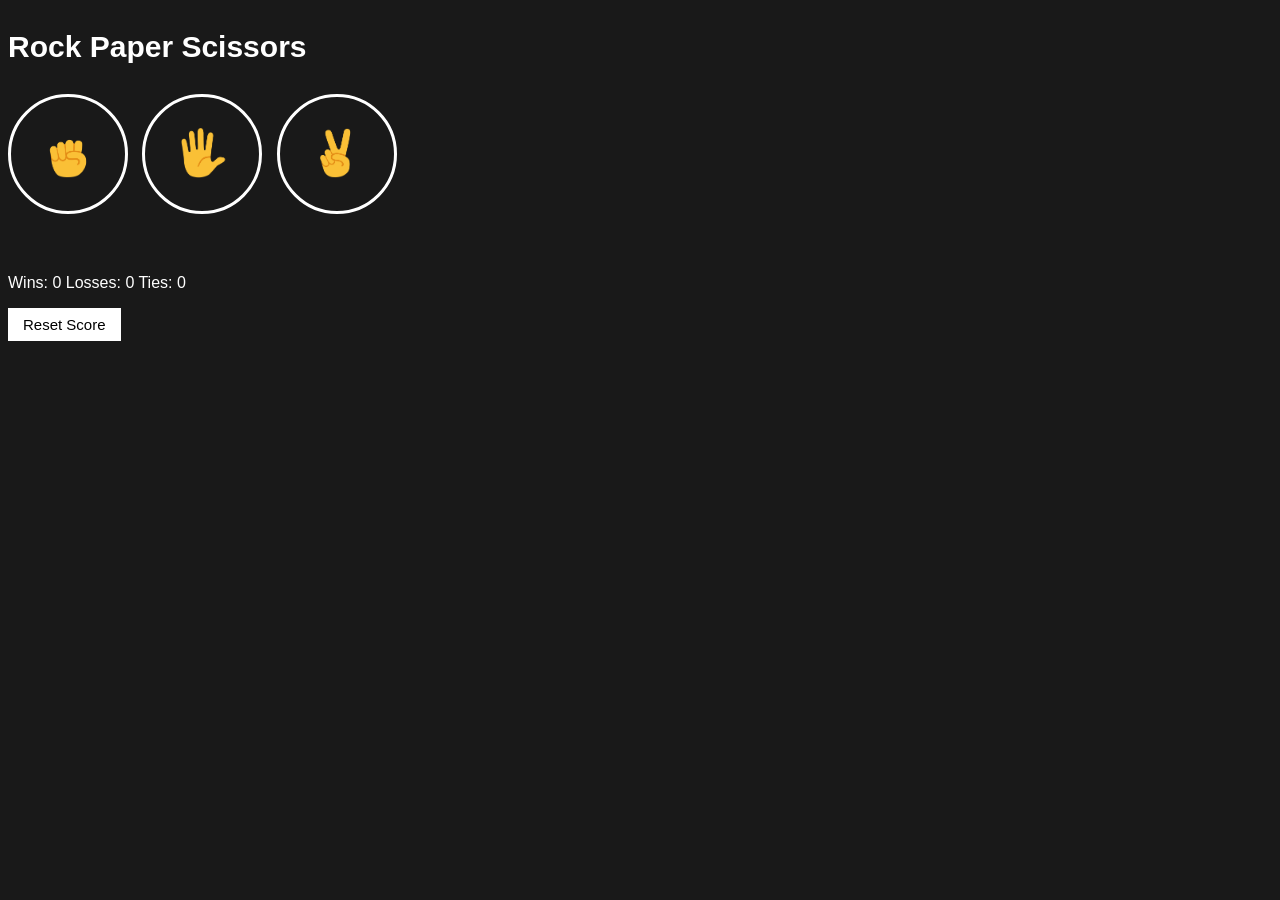
<file: Projects/index.html>
<!DOCTYPE html>
<html lang="en">
<head>
  <meta charset="UTF-8" />
  <meta name="viewport" content="width=device-width, initial-scale=1.0"/>
  <title>Rock Paper Scissors</title>
  <link rel="stylesheet" href="./style.css" />
</head>
<body>
  <p class="title">Rock Paper Scissors</p>

  <button onclick="playGame('rock')" class="mb">
    <img src="images/rock-emoji.png" class="mi" />
  </button>

  <button onclick="playGame('paper')" class="mb">
    <img src="images/paper-emoji.png" class="mi" />
  </button>

  <button onclick="playGame('scissors')" class="mb">
    <img src="images/scissors-emoji.png" class="mi" />
  </button>

  <p class="resultdisplay result"></p>
  <p class="choicedisplay"></p>
  <p class="scoredisplay score"></p>

  <button onclick="resetscore()" class="rb">Reset Score</button>

  <script src="./script.js"></script>
</body>
</html>
</file>
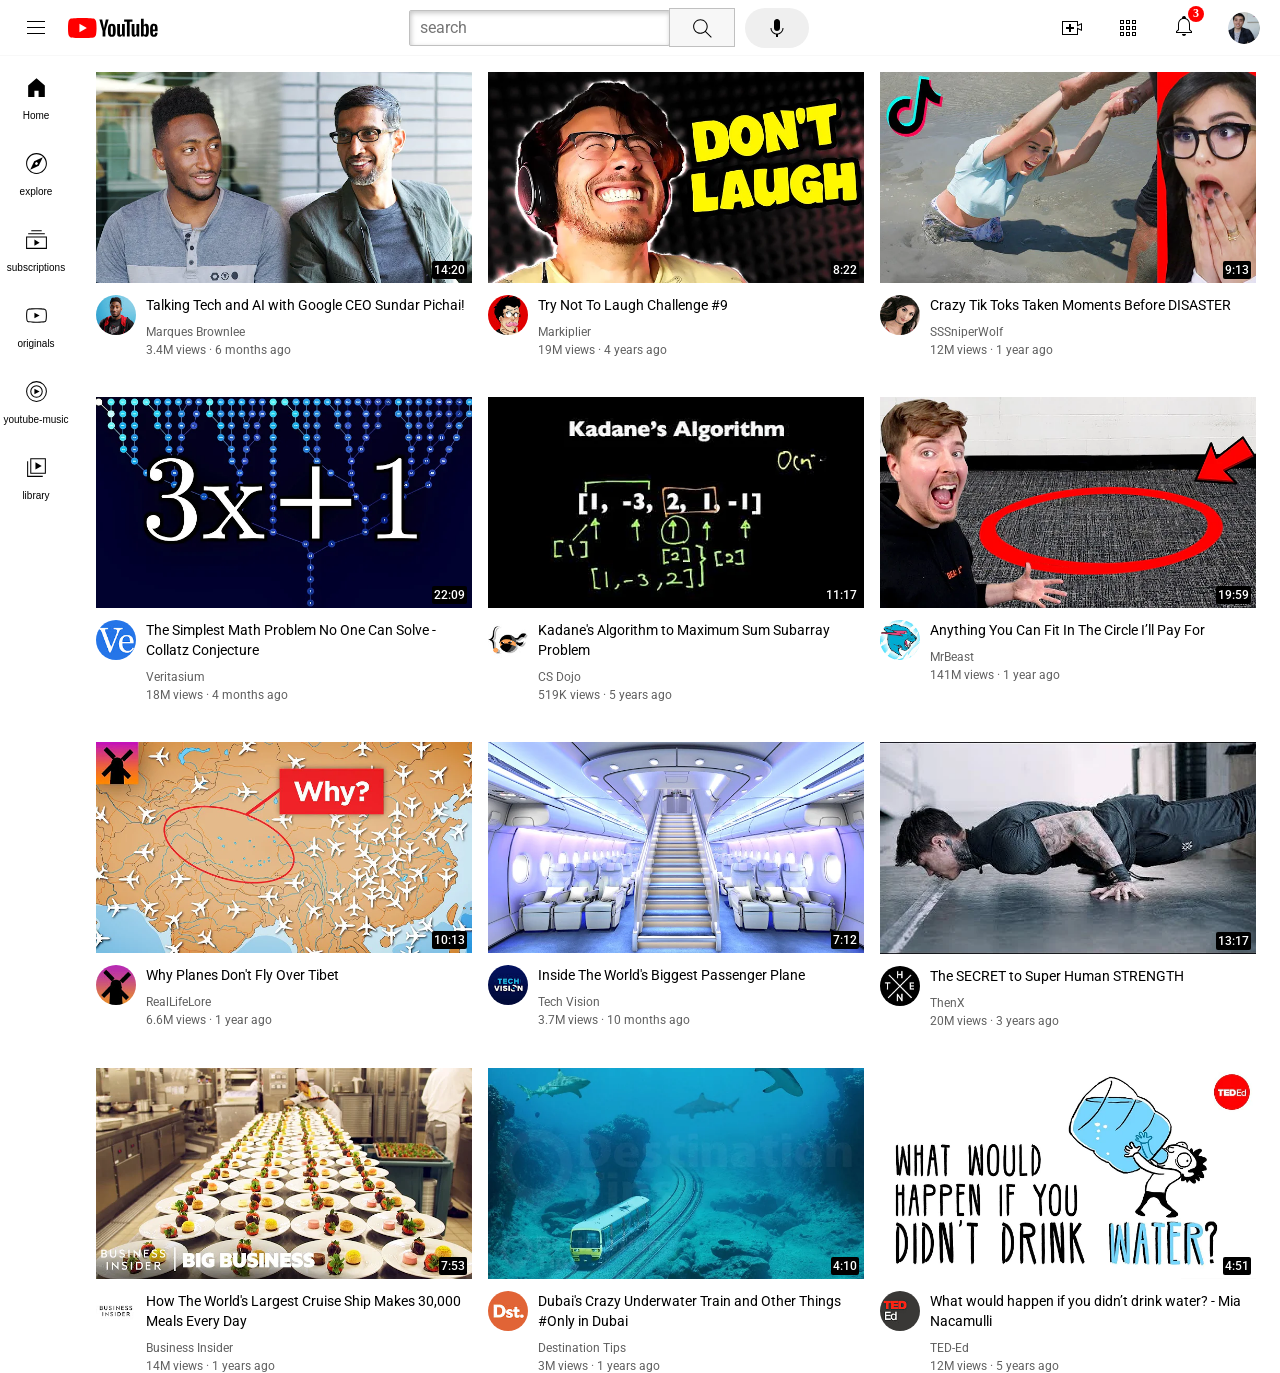
<file: yt_clone/index.html>
<!DOCTYPE html>
    <html>
        <head>
            <title>Youtube.com clone</title>
            <link rel="preconnect" href="https://fonts.googleapis.com">
            <link rel="preconnect" href="https://fonts.gstatic.com" crossorigin>
            <link href="https://fonts.googleapis.com/css2?family=Roboto:ital,wght@0,100..900;1,100..900&display=swap" rel="stylesheet">
            <link rel="stylesheet" href="styles/general.css">
            <link rel="stylesheet" href="styles/video.css">
            <link rel="stylesheet" href="styles/header.css">
            <link rel="stylesheet" href="styles/sidebar.css">
        </head>
        <body>
            <div class="header1">
                <div class="left">
                   
                    <img class="menu" src="logo/hamburger-menu.svg">
                    <img class="home" src="logo/youtube-logo.svg">
                </div>
                <div class="middle">
                    <input class="search" type="text" placeholder="search"> 
                    <button class="searchsvg">
                        <img class="searchicon" src="logo/search.svg">
                        <div class="tooltip">Search</div>
                    </button>
                    <button class="voice">
                        <img class="voiceicon" src="logo/voice-search-icon.svg">
                        <div class="tooltip">Search with your voice</div>
                    </button>
                </div>
                
                <div class="right">
                    <img class="upload" src="logo/upload.svg">
                    <img class="apps" src="logo/youtube-apps.svg">

                    <div class="notification-icon">

                    <img class="notifications" src="logo/notifications.svg">

                    <div class="notifications-count">3</div>

                    </div>
                    <img class="mychannel" src="logo/my-channel (1).jpeg">
                </div>
                
            </div>

            <div class="sidebar">
                <div class="sidebar-link">
                    <img src="logo/home.svg">
                    <div>Home</div>
                </div>
                <div class="sidebar-link">
                    <img src="logo/explore.svg">
                    <div>explore</div>
                </div>
                <div class="sidebar-link">
                    <img src="logo/subscriptions (1).svg">
                    <div>subscriptions</div>
                </div>
                <div class="sidebar-link">
                    <img src="logo/originals.svg">
                    <div>originals</div>
                </div>
                <div class="sidebar-link">
                    <img src="logo/youtube-music.svg">
                    <div>youtube-music</div>
                </div>
                <div class="sidebar-link">
                    <img src="logo/library.svg">
                    <div>library</div>
                </div>
                </div>
            <div class="videogrid">
                <div class="videopre">
                    <div class="thumbnailsrow"> <img class="thumbnails" src="thumbnails/pic1.webp">
                    <div class="videotime">14:20</div>
                    </div>
                    <div class="videoinfogrid" >
                        <div class="channelpic"><img class="profilepic" src="chanelnames/channel-1.jpeg"></div>
                        <div class="videoinfo"> 
                        <p class="video">Talking Tech and AI with Google CEO Sundar Pichai!</p>
                        <p class="videoauth">Marques Brownlee</p>
                        <p class="videostat">3.4M views · 6 months ago</p>
                        </div> 
                    </div>
                    
                </div>
                <div class="videopre">
                    <div class="thumbnailsrow"> <img class="thumbnails" src="thumbnails/pic2.webp">
                        <div class="videotime">8:22</div>
                        </div>
                    <div class="videoinfogrid">
                        <div class="channelpic">
                            <img class="profilepic" src="chanelnames/channel-2.jpeg"></div>
                        <div class="videoinfo"> 
                        <p class="video">
                            Try Not To Laugh Challenge #9</p>
                        <p class="videoauth">Markiplier</p>
                        <p class="videostat">19M views &#183; 4 years ago</p>
                        </div> 
                    </div>
                </div>
                
                
                <div class="videopre">
                    <div class="thumbnailsrow"> <img class="thumbnails" src="thumbnails/pic3.webp">
                        <div class="videotime">9:13</div></div>
                    <div class="videoinfogrid" >
                        <div class="channelpic"><img class="profilepic" src="chanelnames/channel-3.jpeg"></div>
                        <div class="videoinfo"> 
                        <p class="video">Crazy Tik Toks Taken Moments Before DISASTER</p>
                        <p class="videoauth">SSSniperWolf</p>
                        <p class="videostat">12M views · 1 year ago</p>
                        </div> 
                    </div>
                </div>
                <div class="videopre">
                    <div class="thumbnailsrow"> <img class="thumbnails" src="thumbnails/pic4.webp">
                        <div class="videotime">22:09</div></div>
                    <div class="videoinfogrid">
                        <div class="channelpic">
                            <img class="profilepic" src="chanelnames/channel-4.jpeg"></div>
                        <div class="videoinfo"> 
                        <p class="video">
                            
    The Simplest Math Problem No One Can Solve - Collatz Conjecture</p>
                        <p class="videoauth">Veritasium</p>
                        <p class="videostat">18M views · 4 months ago</p>
                        </div> 
                    </div>
                </div>
                <div class="videopre">
                    <div class="thumbnailsrow"> <img class="thumbnails" src="thumbnails/pic5.webp">
                        <div class="videotime">11:17</div></div>
                    <div class="videoinfogrid" >
                        <div class="channelpic"><img class="profilepic" src="chanelnames/channel-5.jpeg"></div>
                        <div class="videoinfo"> 
                        <p class="video">
                            Kadane's Algorithm to Maximum Sum Subarray Problem</p>
                        <p class="videoauth">CS Dojo</p>
                        <p class="videostat">519K views · 5 years ago</p>
                        </div> 
                    </div>
                </div>
                <div class="videopre">
                    <div class="thumbnailsrow"> <img class="thumbnails" src="thumbnails/pic6.webp">
                        <div class="videotime">19:59</div></div>
                    <div class="videoinfogrid">
                        <div class="channelpic">
                            <img class="profilepic" src="chanelnames/channel-6.jpeg"></div>
                        <div class="videoinfo"> 
                        <p class="video">
                        
        Anything You Can Fit In The Circle I’ll Pay For</p>
                        <p class="videoauth">MrBeast</p>
                        <p class="videostat">141M views · 1 year ago</p>
                        </div> 
                    </div>
                </div>
                <div class="videopre">
                    <div class="thumbnailsrow"> <img class="thumbnails" src="thumbnails/pic7.webp">
                        <div class="videotime">10:13</div></div>
                    <div class="videoinfogrid">
                        <div class="channelpic">
                            <img class="profilepic" src="chanelnames/channel-7.jpeg"></div>
                        <div class="videoinfo"> 
                        <p class="video">
                            Why Planes Don't Fly Over Tibet</p>
                        <p class="videoauth">RealLifeLore</p>
                        <p class="videostat">6.6M views · 1 year ago</p>
                        </div> 
                    </div>
                </div>
                <div class="videopre">
                    <div class="thumbnailsrow"> <img class="thumbnails" src="thumbnails/pic8.webp">
                        <div class="videotime">7:12</div></div>
                    <div class="videoinfogrid">
                        <div class="channelpic">
                            <img class="profilepic" src="chanelnames/channel-8.jpeg"></div>
                        <div class="videoinfo"> 
                        <p class="video">
                            
    Inside The World's Biggest Passenger Plane</p>
                        <p class="videoauth">Tech Vision</p>
                        <p class="videostat">3.7M views · 10 months ago</p>
                        </div> 
                    </div>
                </div>
                <div class="videopre">
                    <div class="thumbnailsrow"> <img class="thumbnails" src="thumbnails/pic9.webp">
                        <div class="videotime">13:17</div></div>
                    <div class="videoinfogrid">
                        <div class="channelpic">
                            <img class="profilepic" src="chanelnames/channel-9.jpeg"></div>
                        <div class="videoinfo"> 
                        <p class="video">
                            The SECRET to Super Human STRENGTH</p>
                        <p class="videoauth">ThenX</p>
                        <p class="videostat">20M views &#183; 3 years ago</p>
                        </div> 
                    </div>
                </div>
                <div class="videopre">
                    <div class="thumbnailsrow"> <img class="thumbnails" src="thumbnails/pic10.webp">
                        <div class="videotime">7:53</div></div>
                    <div class="videoinfogrid">
                        <div class="channelpic">
                            <img class="profilepic" src="chanelnames/channel-10.jpeg"></div>
                        <div class="videoinfo"> 
                        <p class="video">
                        
    How The World's Largest Cruise Ship Makes 30,000 Meals Every Day</p>
                        <p class="videoauth">Business Insider</p>
                        <p class="videostat">14M views &#183; 1 years ago</p>
                        </div> 
                    </div>
                </div>
                <div class="videopre">
                    <div class="thumbnailsrow"> <img class="thumbnails" src="thumbnails/pic11.webp">
                        <div class="videotime">4:10</div></div>
                    <div class="videoinfogrid">
                        <div class="channelpic">
                            <img class="profilepic" src="chanelnames/channel-11.jpeg"></div>
                        <div class="videoinfo"> 
                        <p class="video">
                            Dubai's Crazy Underwater Train and Other Things #Only in Dubai</p>
                        <p class="videoauth">Destination Tips</p>
                        <p class="videostat">3M views &#183; 1 years ago</p>
                        </div> 
                    </div>
                </div>
                <div class="videopre">
                    <div class="thumbnailsrow"> <img class="thumbnails" src="thumbnails/pic12.webp">
                        <div class="videotime">4:51</div></div>
                    <div class="videoinfogrid">
                        <div class="channelpic">
                            <img class="profilepic" src="chanelnames/channel-12.jpeg"></div>
                        <div class="videoinfo"> 
                        <p class="video">
                            What would happen if you didn’t drink water? - Mia Nacamulli</p>
                        <p class="videoauth">TED-Ed</p>
                        <p class="videostat">12M views &#183; 5 years ago</p>
                        </div> 
                    </div>
                </div>
                
                
            
            </div>
            
        
        </body>
    </html>
</file>
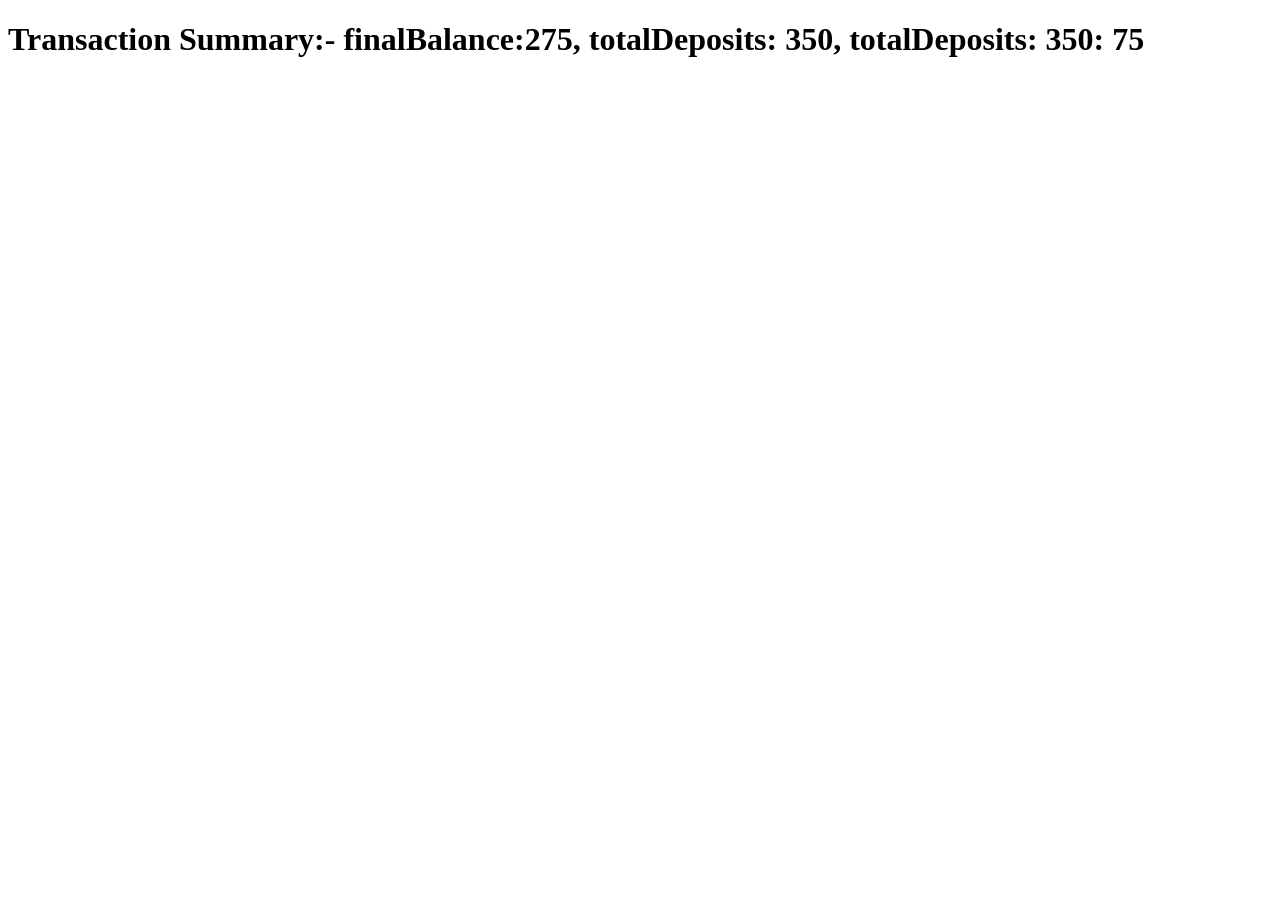
<file: assignment10.html>
<!DOCTYPE html>
<html lang="en">
<head>
    <meta charset="UTF-8">
    <meta name="viewport" content="width=device-width, initial-scale=1.0">
    <title>Transaction Processor</title>
    <script>
        function processTransactions(transactions) {
            let finalBalance = 0;
            let totalDeposits = 0;
            let totalWithdrawals = 0;

            for (const transaction of transactions) {
                if (transaction.type === 'deposit') {
                    finalBalance += transaction.amount;
                    totalDeposits += transaction.amount;
                } else if (transaction.type === 'withdrawal') {
                    finalBalance -= transaction.amount;
                    totalWithdrawals += transaction.amount;
                } else {
                    console.warn(`Unknown transaction type: ${transaction.type}`);
                    //  Consider throwing an error for unknown transaction types:
                    //  throw new Error(`Unknown transaction type: ${transaction.type}`);
                }
            }

            return {
                finalBalance: finalBalance,
                totalDeposits: totalDeposits,
                totalWithdrawals: totalWithdrawals
            };
        }

        // --- Example Usage ---
        const transactions = [
            { type: 'deposit', amount: 100 },
            { type: 'withdrawal', amount: 25 },
            { type: 'deposit', amount: 200 },
            { type: 'withdrawal', amount: 50 },
            { type: 'deposit', amount: 50 },
            { type: 'invalid', amount: 10 }  // Example of an invalid transaction type
        ];

        const result = processTransactions(transactions);
        document.writeln(`<h1>Transaction Summary:- finalBalance:${result['finalBalance']}, totalDeposits: ${result['totalDeposits']}, totalDeposits: ${result['totalDeposits']}: ${result['totalWithdrawals']} </h1>`);
    </script>
</head>
<body>
    
</body>
</html>
</file>
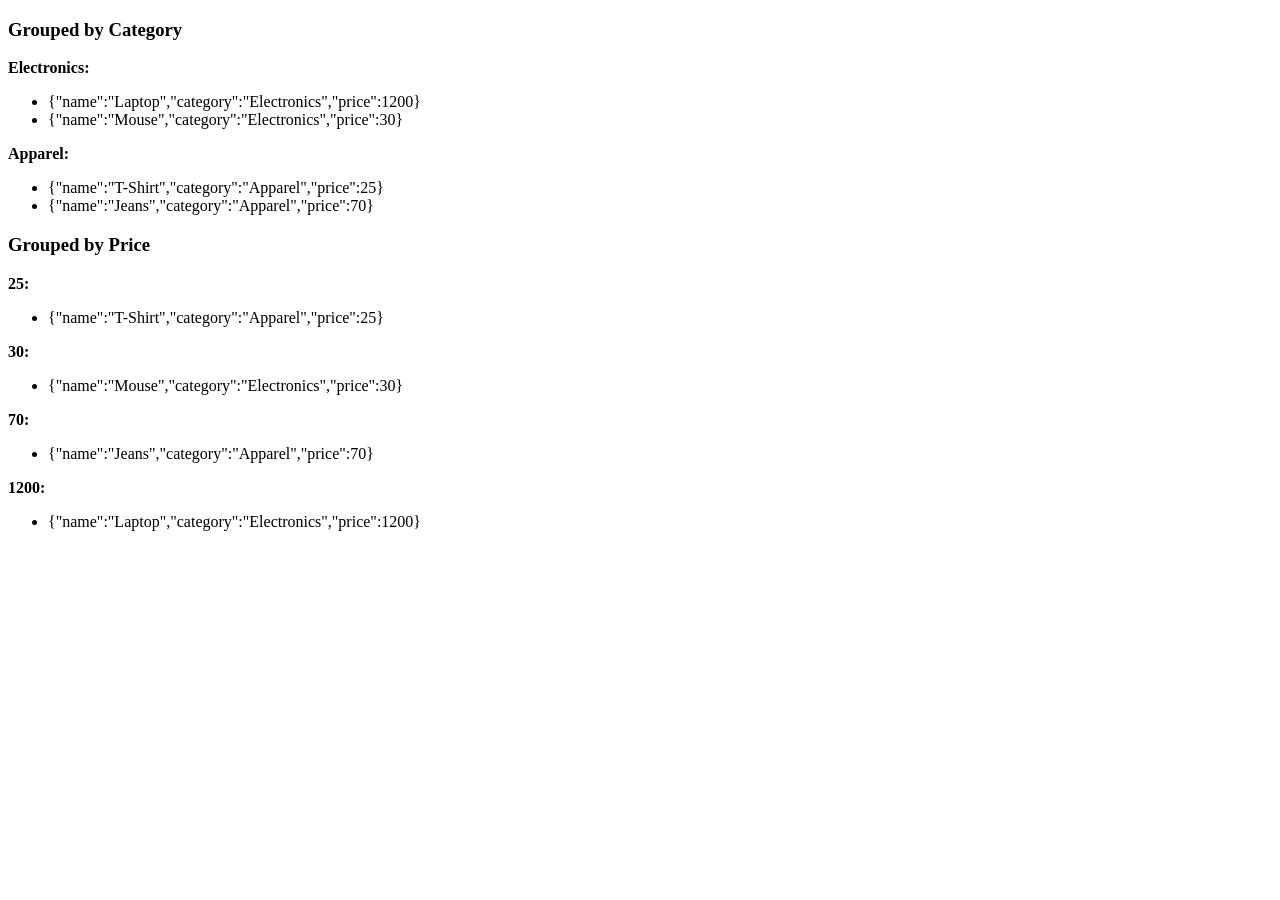
<file: assignment11.html>
<!DOCTYPE html>
<html lang="en">
<head>
    <meta charset="UTF-8">
    <meta name="viewport" content="width=device-width, initial-scale=1.0">
    <title>Group by Category</title>
    <script>
        function groupByCategory(items, categoryKey) {
            const groupedObject = {};

            for (const item of items) {
                const categoryValue = item[categoryKey];

                if (groupedObject[categoryValue]) {
                    groupedObject[categoryValue].push(item);
                } else {
                    groupedObject[categoryValue] = [item];
                }
            }

            return groupedObject;
        }
        const products = [
            { name: 'Laptop', category: 'Electronics', price: 1200 },
            { name: 'T-Shirt', category: 'Apparel', price: 25 },
            { name: 'Mouse', category: 'Electronics', price: 30 },
            { name: 'Jeans', category: 'Apparel', price: 70 },
        ];

        const groupedByCategoryResult = groupByCategory(products, 'category');
        const groupedByPriceResult = groupByCategory(products, 'price');

        // Function to display the output in HTML
        function displayOutput(containerId, title, groupedData) {
            const container = document.getElementById(containerId);
            let outputHTML = `<h3>${title}</h3>`;
            for (const key in groupedData) {
                outputHTML += `<p><strong>${key}:</strong></p><ul>`;
                groupedData[key].forEach(item => {
                    outputHTML += `<li>${JSON.stringify(item)}</li>`;
                });
                outputHTML += `</ul>`;
            }
            container.innerHTML = outputHTML;
        }

        window.onload = function() {
            displayOutput('outputByCategory', 'Grouped by Category', groupedByCategoryResult);
            displayOutput('outputByPrice', 'Grouped by Price', groupedByPriceResult);
        };
    </script>
</head>
<body>
    <div id="outputByCategory"></div>
    <div id="outputByPrice"></div>
</body>
</html>
</file>
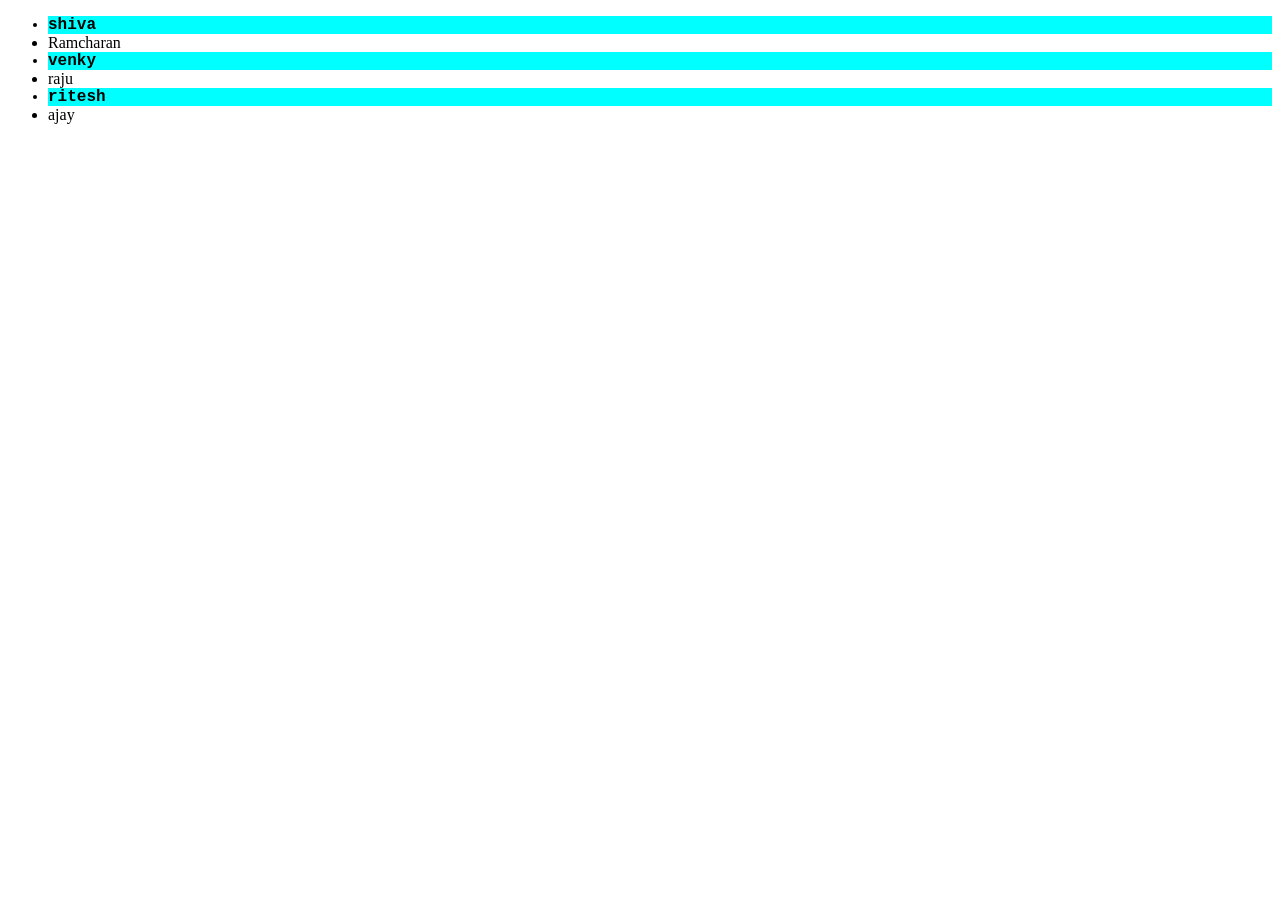
<file: assignment3.html>
<!DOCTYPE html>
<html lang="en">
<head>
    <meta charset="UTF-8">
    <meta name="viewport" content="width=device-width, initial-scale=1.0">
    <title>Document</title>
    <!-- <script src="javas.js" defer></script> -->
    <style>
        .highlight{
            background-color: aqua;
            font-family: 'Courier New', Courier, monospace;
            font-weight: 700;
        }
    </style>
</head>
<body>
    <ul>
        <li>shiva</li>
        <li>Ramcharan</li>
        <li>venky</li>
        <li>raju</li>
        <li>ritesh</li>
        <li>ajay</li>
    </ul>

    <script>
        const listItems = document.querySelectorAll('li');
        for(let i=0;i<listItems.length;i++){
            console.log(listItems[i].textContent);
            if(i%2==0){
                listItems[i].setAttribute("class","highlight");
            }
        }
    </script>
</body>
</html>
</file>
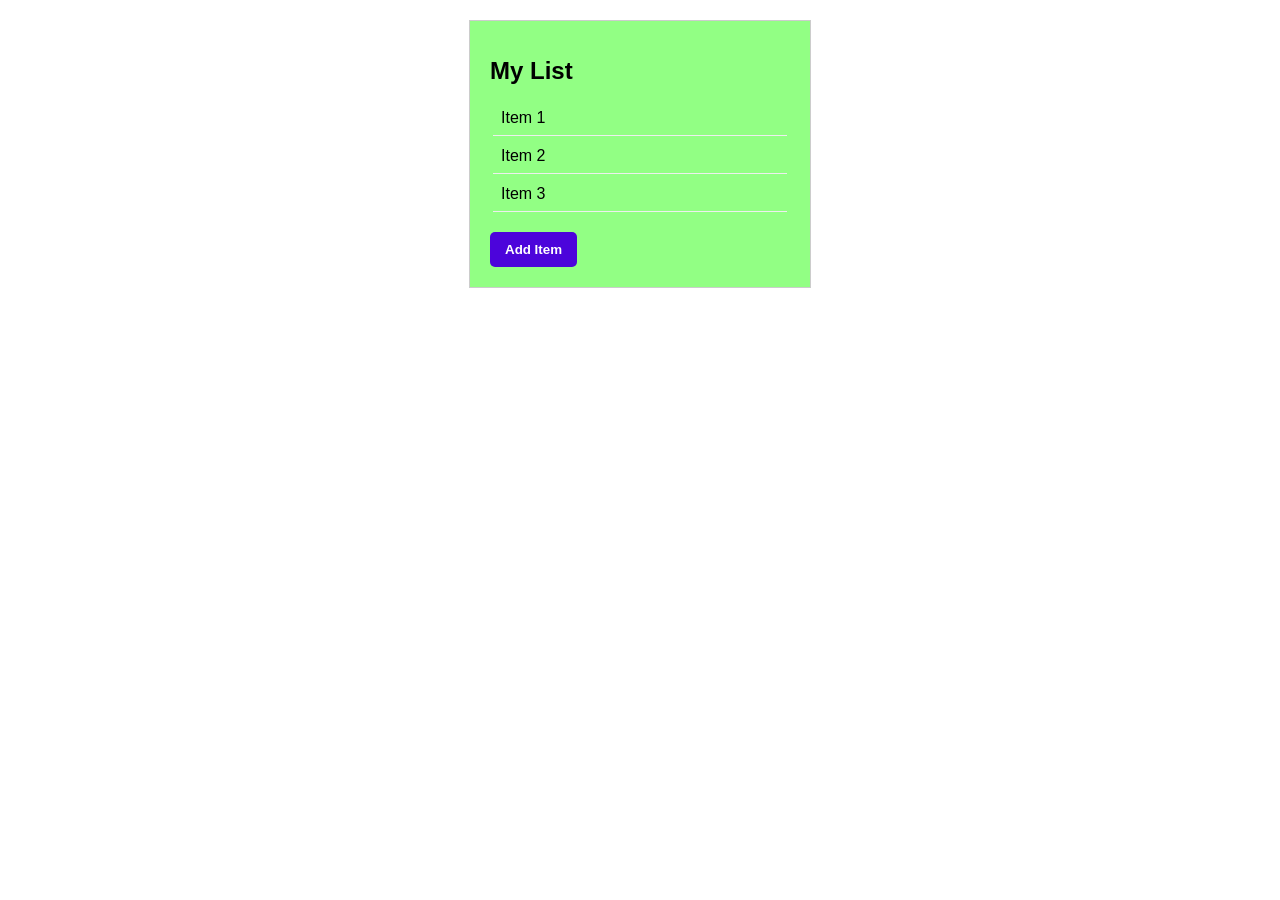
<file: assignment8.html>
<!DOCTYPE html>
<html lang="en">
<head>
    <meta charset="UTF-8">
    <meta name="viewport" content="width=device-width, initial-scale=1.0">
    <title>Dynamic List Example</title>
    <script>
        // This script will add and remove items from the list dynamically.
        window.onload = function() {

            // 1. Get references to the elements we'll be working with
            const container = document.getElementById('container');
            const myList = document.getElementById('myList');
            const addButton = document.getElementById('addButton');

            // 2. Function to add a new item to the list
            function addItemToList() {
                const newItem = document.createElement('li');
                newItem.className = 'item';  // Add the 'item' class
                newItem.textContent = 'New Item';
                myList.appendChild(newItem); // Append to the ul
                console.log("New item added to the list.");

                // Add the event listener for removing the item when clicked.
                newItem.addEventListener('click', removeItemFromList);
            }

            // 3. Function to remove an item from the list
            function removeItemFromList(event) {
                const itemToRemove = event.target; // The clicked element
                itemToRemove.remove(); // Remove it from the DOM
                console.log("Item removed from the list.");
            }

            // 4. Event listener for the "Add Item" button
            addButton.addEventListener('click', addItemToList);
            console.log("Add Item button event listener added.");

            // 5. Event listener for existing list items to be removed on click.
            const existingListItems = myList.getElementsByClassName('item');
            for (let i = 0; i < existingListItems.length; i++) {
                existingListItems[i].addEventListener('click', removeItemFromList);
            }
            console.log("Event listeners added to existing list items for removal.");
        };
    </script>
    <style>
        #container {
            font-family: sans-serif;
            padding: 20px;
            border: 1px solid #ccc;
            margin: 20px auto;
            width: 300px;
            background-color: rgb(100, 280, 80,0.7) ;
        }
        ul {
            list-style-type: none;
            padding: 0;
            margin-bottom: 20px;
        }
        li {
            padding: 8px;
            margin: 3px;
            border-bottom: 1px solid #eee;
            cursor: pointer; /* Make it clear it's clickable */
        }
        li:hover {
            background-color: #9ca7f9; /* Slight background change on hover */
        }
        button {
            padding: 10px 15px;
            background-color: #4c04db;
            color: white;
            border: none;
            cursor: pointer;
            border-radius: 5px;
            font-weight: 700;
        }
        button:hover {
            background-color: #86d93e;
            color: rgb(0, 0, 0);
        }
        h1 {
            font-size: 1.5em;
            margin-bottom: 10px;
            font-weight: 800;
        }
    </style>
</head>
<body>
    <div id="container">
        <h1>My List</h1>
        <ul id="myList">
            <li class="item">Item 1</li>
            <li class="item">Item 2</li>
            <li class="item">Item 3</li>
        </ul>
        <button id="addButton">Add Item</button>
    </div>
</body>
</html>
</file>
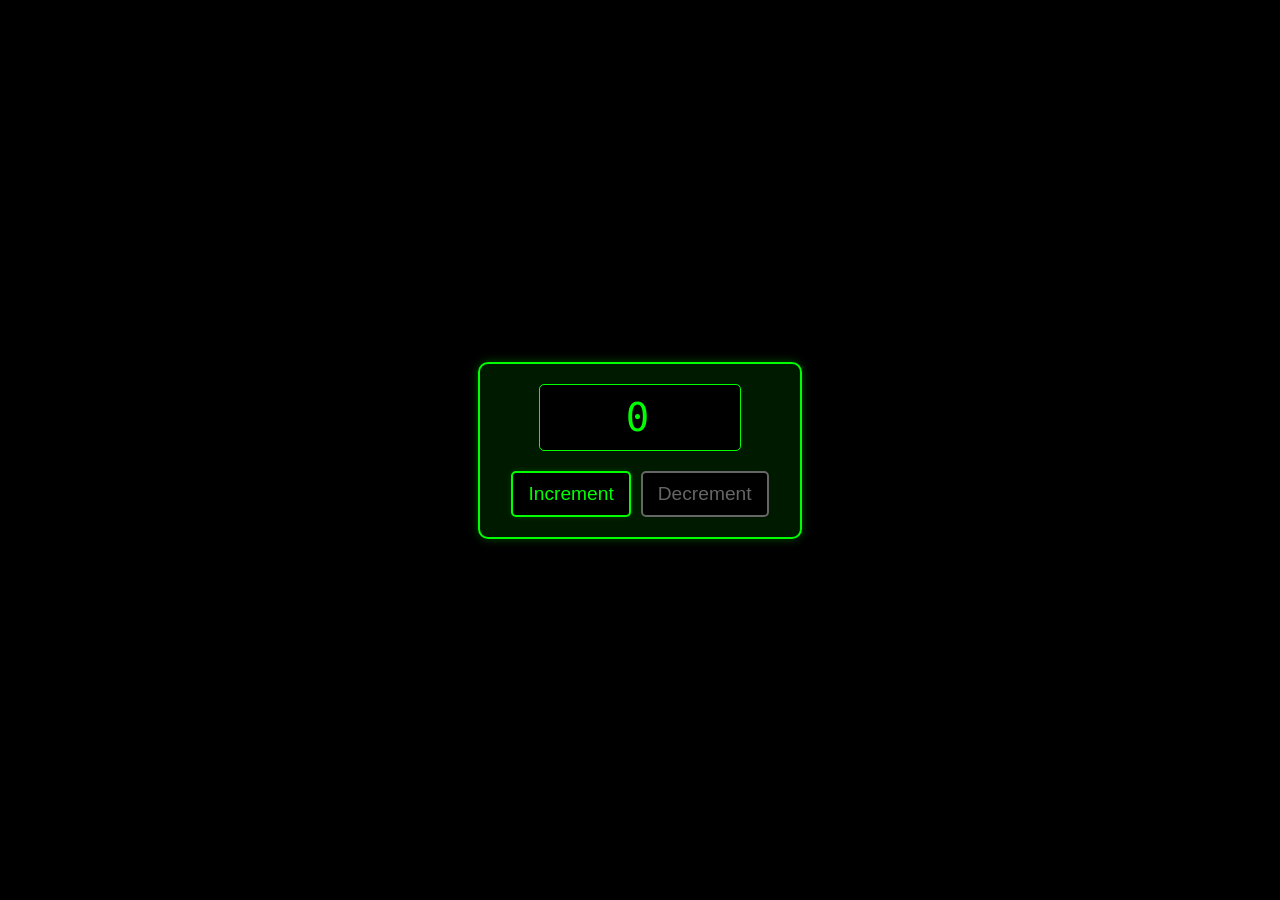
<file: assignment9.html>
<!DOCTYPE html>
<html lang="en">
<head>
    <meta charset="UTF-8">
    <meta name="viewport" content="width=device-width, initial-scale=1.0">
    <title>Interactive Counter</title>
    <style>
        body {
            background-color: #000;
            color: #00ff00;
            font-family: monospace;
            display: flex;
            justify-content: center;
            align-items: center;
            min-height: 100vh;
            margin: 0;
        }
        .counter-container {
            display: flex;
            flex-direction: column;
            align-items: center;
            padding: 20px;
            border: 2px solid #00ff00;
            border-radius: 10px;
            margin: 50px auto;
            width: 280px;
            background-color: rgba(0, 255, 0, 0.1);
            box-shadow: 0 0 10px rgba(0, 255, 0, 0.3);
            animation: fadeIn 1s ease, pulse 2s infinite alternate;
        }
        .counter-display {
            font-size: 3em;
            margin-bottom: 20px;
            color: #00ff00;
            padding: 10px;
            border: 1px solid #00ff00;
            border-radius: 5px;
            width: 180px;
            text-align: center;
            background-color: #000;
            letter-spacing: 5px;
            animation: glitch 0.5s infinite;
        }

        .button-container {
            display: flex;
            gap: 10px;
        }
        .counter-button {
            padding: 10px 15px;
            font-size: 1.2em;
            cursor: pointer;
            border: 2px solid #00ff00;
            border-radius: 5px;
            background-color: #000;
            color: #00ff00;
            transition: background-color 0.3s, color 0.3s, transform 0.2s;
            box-shadow: 0 0 5px rgba(0, 255, 0, 0.2);
        }
        .counter-button:hover {
            background-color: #00ff00;
            color: #000;
            transform: scale(1.1);
            box-shadow: 0 0 10px rgba(0, 255, 0, 0.5);
        }
        .counter-button:disabled {
            background-color: #000;
            color: #666;
            border-color: #666;
            cursor: not-allowed;
            transform: none;
            box-shadow: none;
        }
    </style>
</head>
<body>
    <div class="counter-container">
        <div class="counter-display" id="counterDisplay">0</div>
        <div class="button-container">
            <button class="counter-button" id="incrementButton">Increment</button>
            <button class="counter-button" id="decrementButton">Decrement</button>
        </div>
    </div>
    <script>
        let counter = 0;
        const counterDisplay = document.getElementById("counterDisplay");
        const incrementButton = document.getElementById("incrementButton");
        const decrementButton = document.getElementById("decrementButton");

        function updateDisplay() {
            counterDisplay.textContent = counter;
            decrementButton.disabled = counter <= 0;
        }

        incrementButton.addEventListener("click", () => {
            counter++;
            updateDisplay();
        });

        decrementButton.addEventListener("click", () => {
            if (counter > 0) {
                counter--;
                updateDisplay();
            }
        });

        updateDisplay();
    </script>
</body>
</html>
</file>
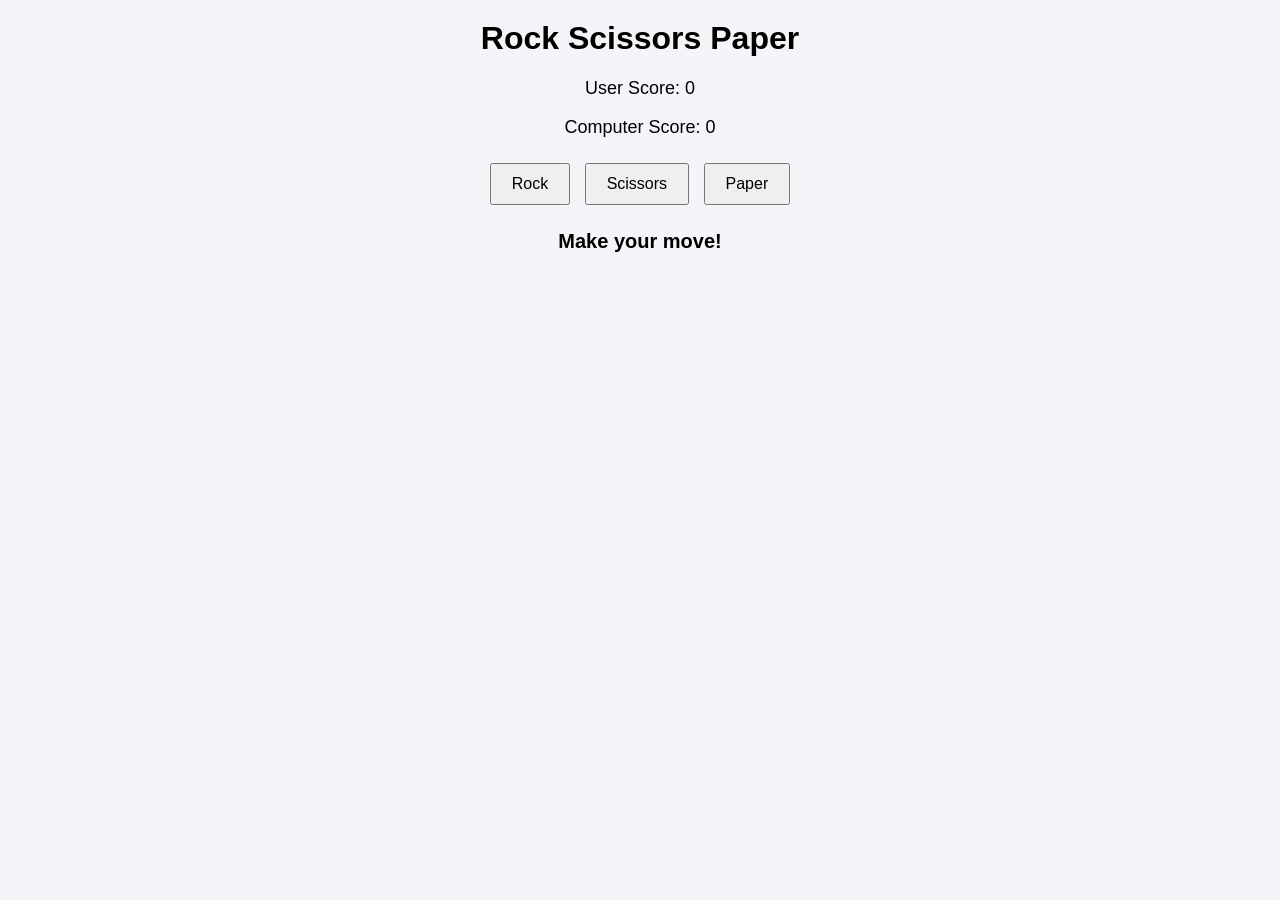
<file: Games/rockPaperSci.html>
<!DOCTYPE html>
<html lang="en">
<head>
    <meta charset="UTF-8">
    <meta name="viewport" content="width=device-width, initial-scale=1.0">
    <title>Rock Scissors Paper</title>
    <style>
        body {
            font-family: Arial, sans-serif;
            text-align: center;
            margin: 0;
            padding: 0;
            background-color: #f4f4f9;
        }
        h1 {
            margin-top: 20px;
        }
        .choices {
            margin: 20px 0;
        }
        .choices button {
            padding: 10px 20px;
            margin: 5px;
            font-size: 16px;
            cursor: pointer;
        }
        .scoreboard {
            margin: 20px 0;
            font-size: 18px;
        }
        .result {
            margin: 20px 0;
            font-size: 20px;
            font-weight: bold;
        }
    </style>
</head>
<body>
    <h1>Rock Scissors Paper</h1>
    <div class="scoreboard">
        <p>User Score: <span id="user-score">0</span></p>
        <p>Computer Score: <span id="computer-score">0</span></p>
    </div>
    <div class="choices">
        <button onclick="playGame('rock')">Rock</button>
        <button onclick="playGame('scissors')">Scissors</button>
        <button onclick="playGame('paper')">Paper</button>
    </div>
    <div class="result" id="result">Make your move!</div>

    <script>
        let userScore = 0;
        let computerScore = 0;

        function playGame(userChoice) {
            const choices = ['rock', 'scissors', 'paper'];
            const computerChoice = choices[Math.floor(Math.random() * 3)];
            const resultElement = document.getElementById('result');
            const userScoreElement = document.getElementById('user-score');
            const computerScoreElement = document.getElementById('computer-score');

            if (userChoice === computerChoice) {
                resultElement.textContent = `It's a tie! Both chose ${userChoice}.`;
            } else if (
                (userChoice === 'rock' && computerChoice === 'scissors') ||
                (userChoice === 'scissors' && computerChoice === 'paper') ||
                (userChoice === 'paper' && computerChoice === 'rock')
            ) {
                userScore++;
                resultElement.textContent = `You win! ${userChoice} beats ${computerChoice}.`;
            } else {
                computerScore++;
                resultElement.textContent = `You lose! ${computerChoice} beats ${userChoice}.`;
            }

            userScoreElement.textContent = userScore;
            computerScoreElement.textContent = computerScore;
        }
    </script>
</body>
</html></div>
</file>
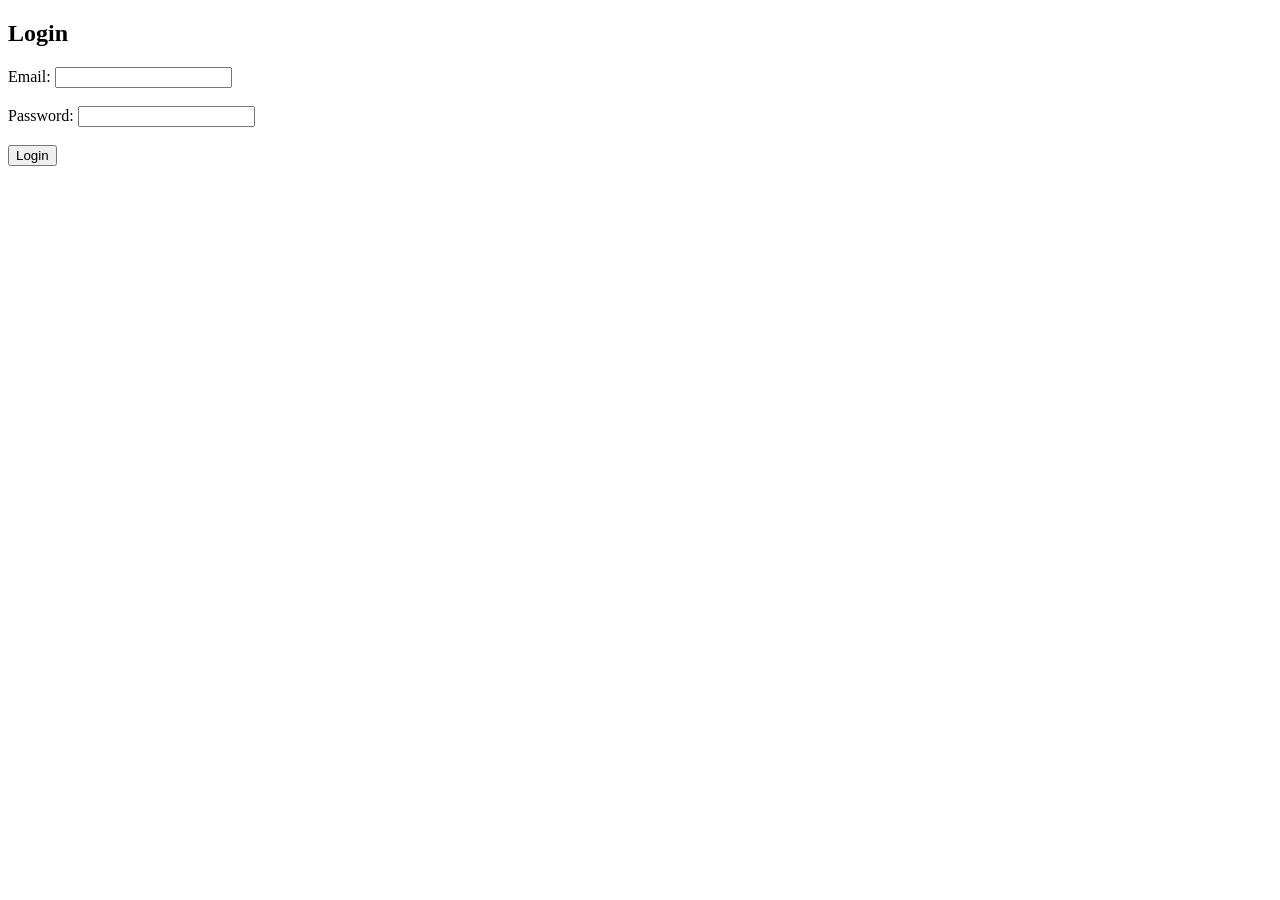
<file: user_login/login.html>
<!DOCTYPE html>
<html lang="en">
<head>
  <meta charset="UTF-8">
  <title>Login Page</title>
</head>
<body>
  <h2>Login</h2>
  <form id="loginForm">
    <label>Email:</label>
    <input type="email" id="email" required><br><br>
    <label>Password:</label>
    <input type="password" id="password" required><br><br>
    <button type="submit">Login</button>
  </form>

  <p id="message"></p>

  <script src="login.js"></script>
</body>
</html>
</file>
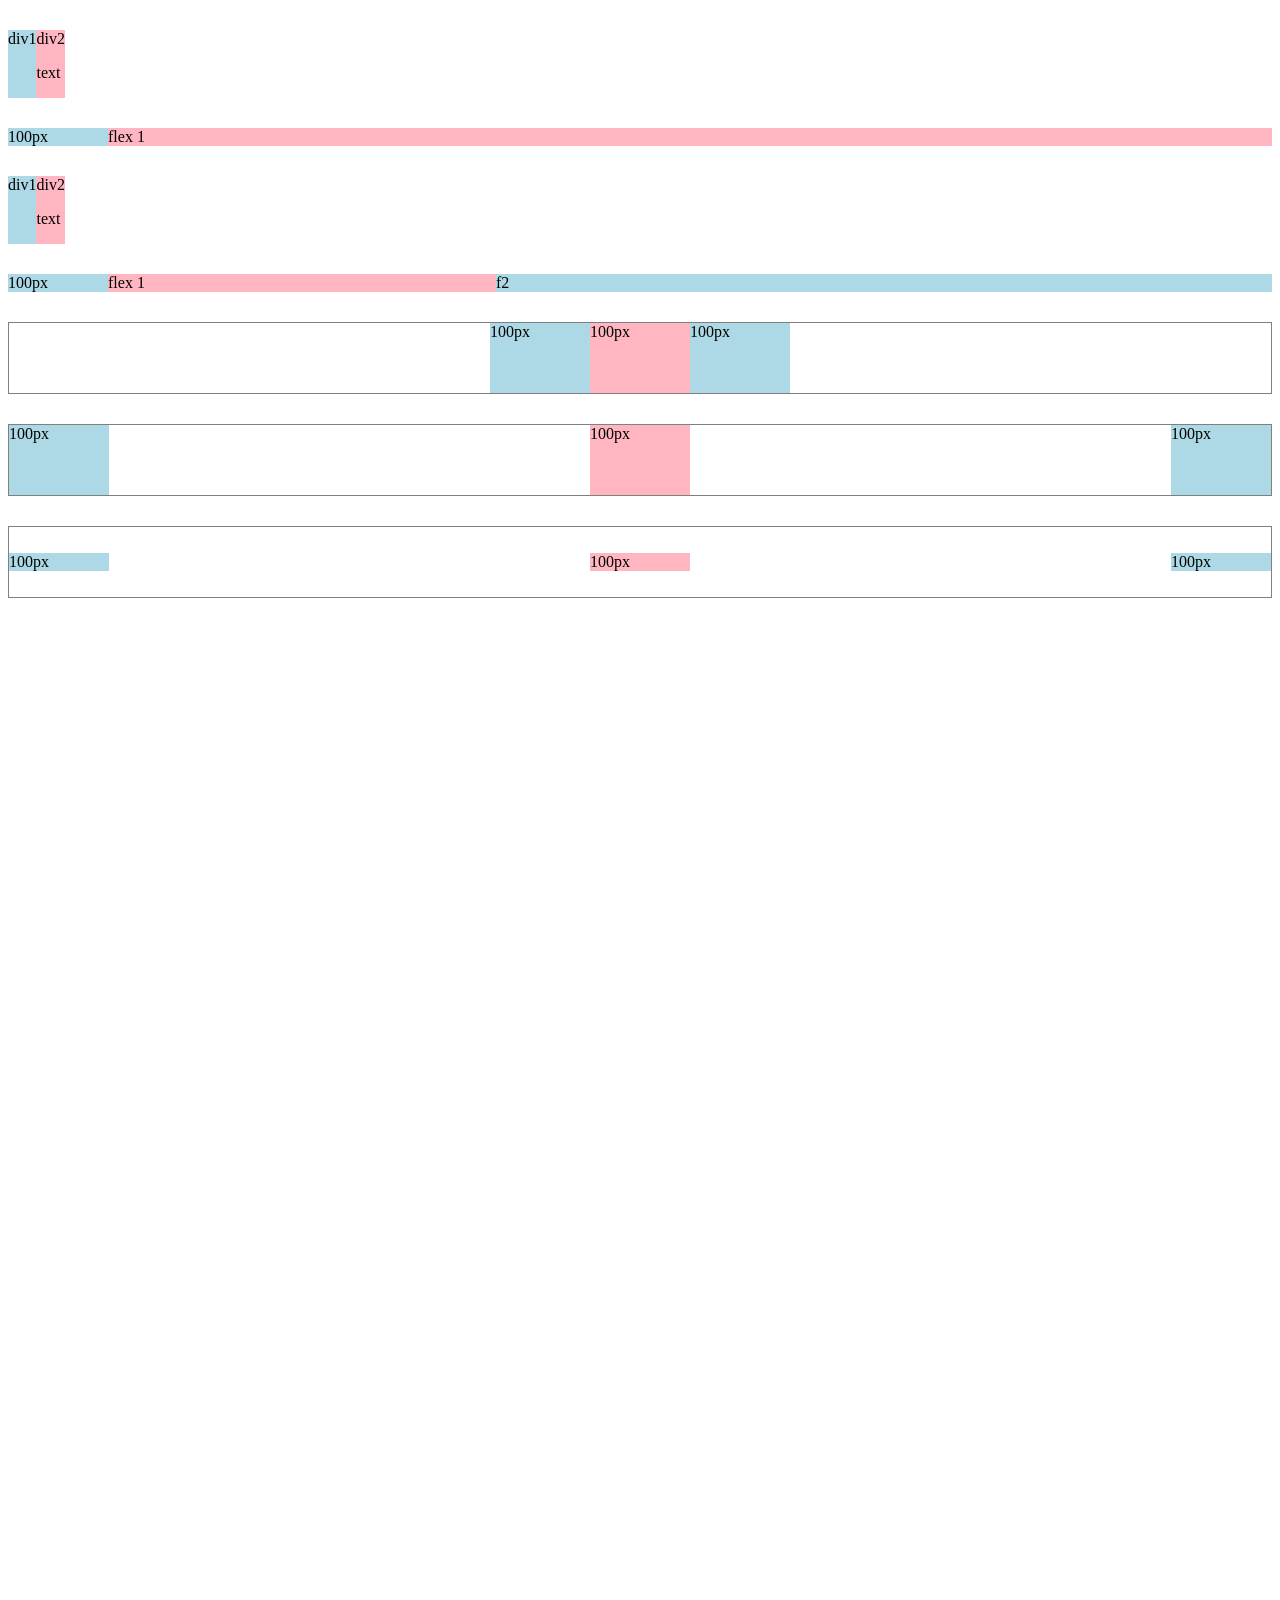
<file: yt_clone/logo/flex.html>
<!DOCTYPE html>
<html>
    <head></head>
    <body style="padding-bottom: 1000px;">
        <div style="
        margin-top: 30px;
            display: flex;
            flex-direction: row;">
            <div style="background-color: lightblue;">div1</div>
            <div style="background-color: lightpink;">div2<p>text</p></div>
        </div> 
            <div style="
            margin-top: 30px;
            display: flex;
            flex-direction: row;">
            <div style="background-color: lightblue;
            width: 100px;">100px</div>
            <div style="background-color: lightpink;
            flex: 1;">flex 1</div>
        </div> 
        <div style="
        margin-top: 30px;
            display: flex;
            flex-direction: row;">
            <div style="background-color: lightblue;">div1</div>
            <div style="background-color: lightpink;">div2<p>text</p></div>
        </div> 
            <div style="
            margin-top: 30px;
            display: flex;
            flex-direction: row;">
            <div style="background-color: lightblue;
            width: 100px;">100px</div>
            <div style="background-color: lightpink;
            flex: 1;">flex 1</div>
             <div style="background-color: lightblue;
            flex: 2;">f2</div>
        </div>
    </div> 
        <div style="
        margin-top: 30px;
        height: 70px;
        border-width: 1px;
        border-style: solid;
        border-color: grey;
        display: flex;
        flex-direction: row;
        justify-content: center;">
        <div style="background-color: lightblue;
        width: 100px;">100px</div>
        <div style="background-color: lightpink;
        width: 100px;">100px</div>
        <div style="background-color: lightblue;
        width: 100px;">100px</div>
    </div>
        <div style="
        margin-top: 30px;
        height: 70px;
        border-width: 1px;
        border-style: solid;
        border-color: grey;
        display: flex;
        flex-direction: row;
        justify-content: space-between;">
        <div style="background-color: lightblue;
        width: 100px;">100px</div>
        <div style="background-color: lightpink;
        width: 100px;">100px</div>
        <div style="background-color: lightblue;
        width: 100px;">100px</div>
    </div>
    <div style="
    margin-top: 30px;
    height: 70px;
    border-width: 1px;
    border-style: solid;
    border-color: grey;
    display: flex;
    flex-direction: row;
    justify-content: space-between;
    align-items: center;">
    <div style="background-color: lightblue;
    width: 100px;">100px</div>
    <div style="background-color: lightpink;
    width: 100px;">100px</div>
    <div style="background-color: lightblue;
    width: 100px;">100px</div>
</div>
    </body>
</html>
</file>
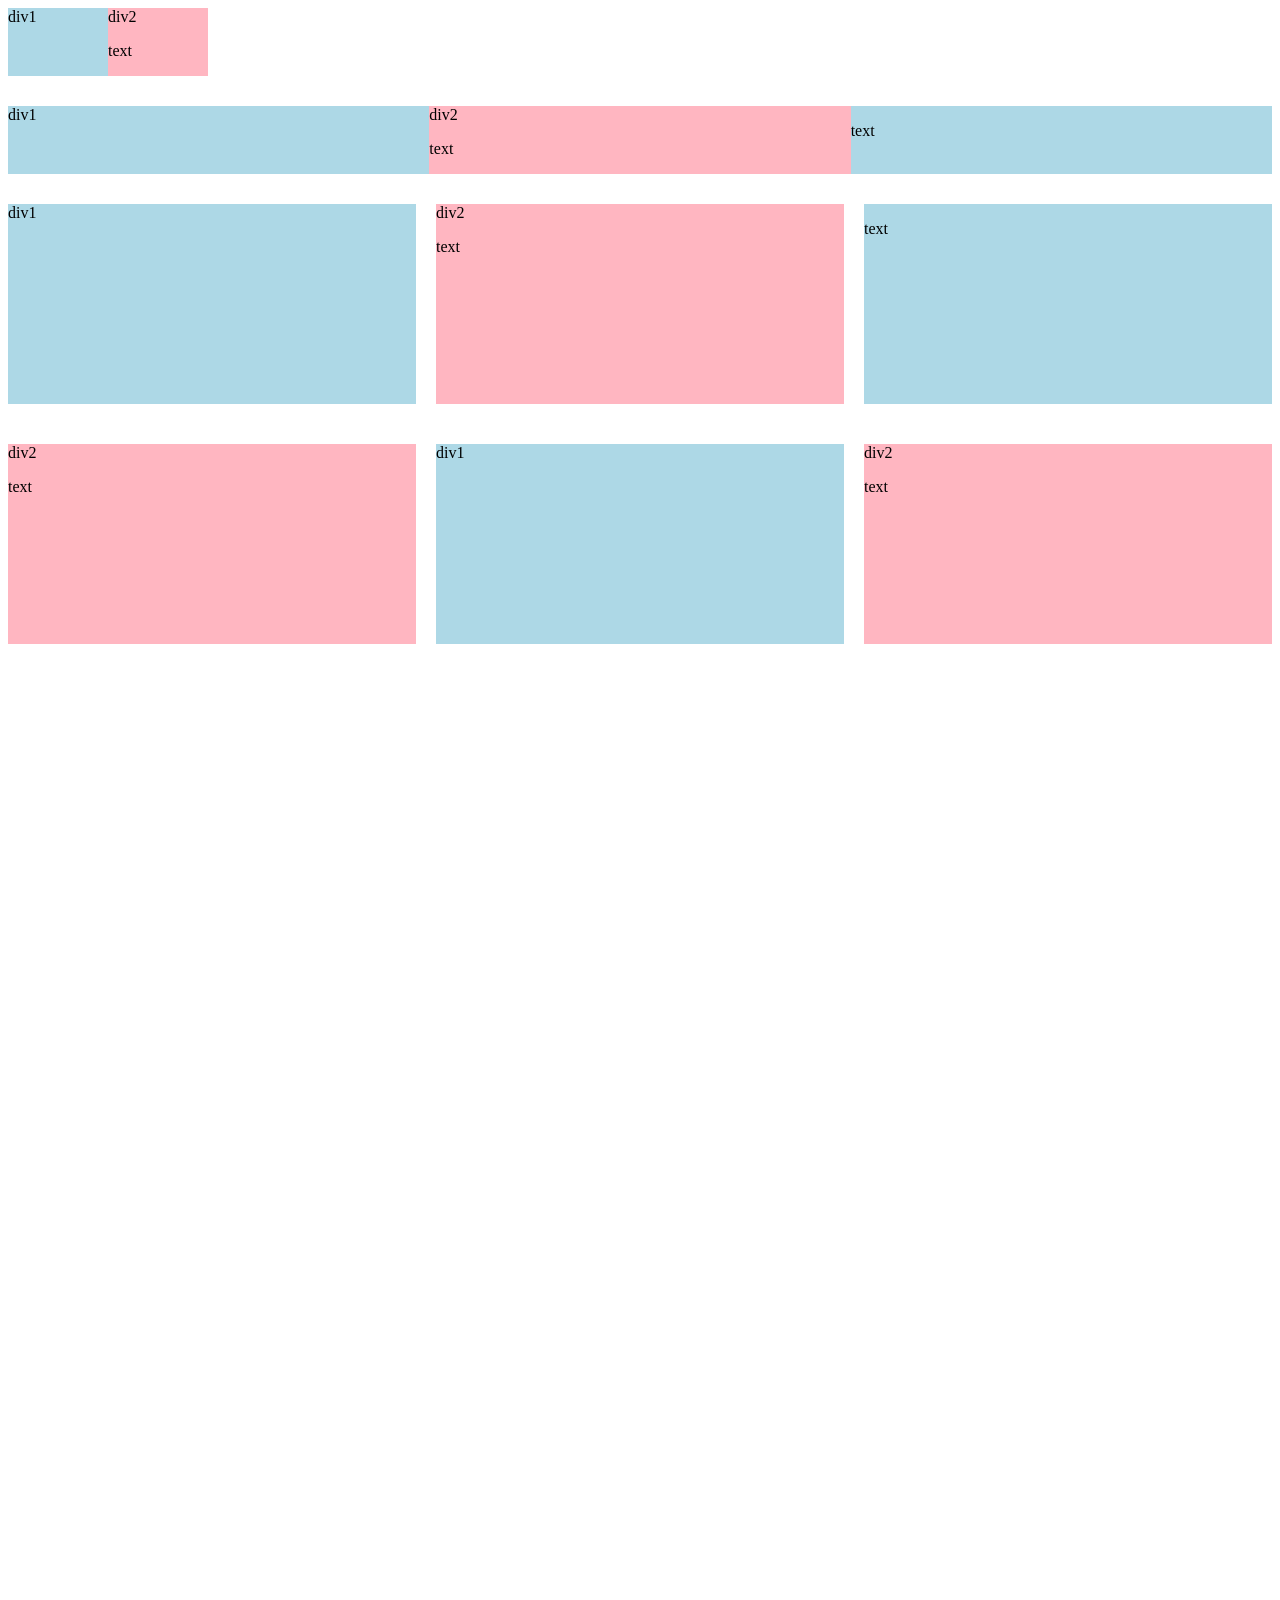
<file: yt_clone/logo/grid.html>
<!DOCTYPE html>
<html>
    <head>
        <title> Grid practice</title>
    </head>
    <body style="padding-bottom: 1000px;">
        <div style="
            display: grid;
            grid-template-columns: 100px 100px;
            ">
            <div style="background-color: lightblue;">div1</div>
            <div style="background-color: lightpink;">div2<p>text</p></div>
            </div>

            <div style="
            margin-top: 30px;
            display: grid;
            grid-template-columns: 1fr 1fr 1fr;
            ">
            <div style="background-color: lightblue;">div1</div>
            <div style="background-color: lightpink;">div2<p>text</p></div>
            <div style="background-color: lightblue;"><p>text</p></div>

            
            </div>
            <div style="
            margin-top: 30px;
            display: grid;
            grid-template-columns: 1fr 1fr 1fr;
            column-gap: 20px;
            row-gap: 40px;
            ">
            <div style="background-color: lightblue; height: 200px;">div1</div>
            <div style="background-color: lightpink; height: 200px;">div2<p>text</p></div>
            <div style="background-color: lightblue; height: 200px;"><p>text</p></div>
            <div style="background-color: lightpink; height: 200px;">div2<p>text</p></div>
            <div style="background-color: lightblue; height: 200px;">div1</div>
            <div style="background-color: lightpink; height: 200px;">div2<p>text</p></div>
          
            
            </div>
    </body>
</html>
</file>
<file: Projects/style.css>
body {
    background-color: rgb(25, 25, 25);
    color: white;
    font-family: Arial;
  }
  
  .title {
    font-size: 30px;
    font-weight: bold;
  }
  
  .mi {
    height: 50px;
  }
  
  .mb {
    background-color: transparent;
    border: 3px solid white;
    width: 120px;
    height: 120px;
    border-radius: 60px;
    margin-right: 10px;
    cursor: pointer;
  }
  
  .result {
    font-size: 25px;
    font-weight: bold;
    margin-top: 50px;
  }
  
  .score {
    margin-top: 60px;
  }
  
  .rb {
    background-color: white;
    border: none;
    font-size: 15px;
    padding: 8px 15px;
    cursor: pointer;
  }
</file>
<file: yt_clone/styles/general.css>
p{
    font-family: Roboto,arial;
    margin-top: 0px;
    margin-bottom: 0px;
   
}
body{
    margin: 0;
    padding-top: 72px;
    padding-left: 96px;
    margin-right:24px ;
    background-color: rgb(255, 255, 255);
}
</file>
<file: yt_clone/styles/video.css>
.thumbnails{ 
    width: 100%;
    
}


.video{
margin-top: 0px;
    font-size: 14px;
    font-family: 500;
    line-height: 20px;
    margin-bottom: 10px;
}

.videoinfogrid
{
    display: grid;
    grid-template-columns: 50px 1fr;
    
}

.profilepic{
    width: 40px;
    border-radius: 50px;

}
.thumbnailsrow{
    margin-bottom: 8px;
    position: relative;
}
.videoauth,.videostat{
    font-size: 12px;
    color: rgb(96,96,96);
}
.videoauth{
    margin-bottom: 4px;
}
.videogrid{
    display: grid;
    grid-template-columns: 1fr 1fr 1fr;
    column-gap: 16px;
    row-gap: 40px;
}
.videotime{
    font-family: Roboto,arial;
    font-weight: 500;
    font-size: 12px;
    padding: 2px;
    background-color: black;
    color: white;
    position: absolute;
    border-radius: 2px;
    bottom: 8px;
    right: 5px;
}
</file>
<file: yt_clone/styles/header.css>
.header1 {
    height: 55px;
    display: flex;
    flex-direction: row;
    justify-content: space-between;
    position: fixed;
    top: 0;
    left: 0;
    right: 0;
    background-color: white;
    border-bottom: 1px solid rgb(248, 248, 248);
    z-index: 100;
}

.left {
    display: flex;
    justify-content: center;
    align-items: center;
}

.menu {
    height: 24px;
    margin-left: 24px;
    margin-right: 20px;
}

.home {
    height: 20px;
}

.middle {
    flex: 1;
    margin-left: 30px;
    height: 100%;
    max-width: 400px;
    display: flex;
    align-items: center;
}

.searchsvg {
    height: 39px;
    width: 66px;
    background-color: rgb(247, 247, 247);
    border: 1px solid rgb(192, 192, 192);
    margin-left: -1px;
    margin-right: 10px;
    position: relative; /* Ensures the tooltip positions correctly */
}

.searchsvg .tooltip,
.voice .tooltip {
    position: absolute;
    background-color: grey;
    color: white;
    padding: 4px;
    border-radius: 2px;
    font-size: 12px;
    bottom: -30px;
    opacity: 0;
    transition: opacity 0.15s;
    pointer-events: none;
    white-space: nowrap;
}

.searchsvg:hover .tooltip,
.voice:hover .tooltip {
    opacity: 1;
}

.searchicon {
    height: 25px;
    margin-top: 4px;
}

.search {
    flex: 1;
    height: 36px;
    padding-left: 10px;
    font-size: 16px;
    border: 1px solid rgb(192, 192, 192);
    border-radius: 2px;
    box-shadow: inset 1px 2px 5px rgba(144, 144, 144, 0.5);
    width: 0;
    box-sizing: border-box; /* Ensures consistent width */
}

.search::placeholder {
    font-family: Roboto, Arial;
    font-size: 16px;
}

.voice {
    height: 40px;
    width: 64px;
    border-radius: 20px;
    border: none; /* Removed unnecessary border-color */
}

.voiceicon {
    position: relative;
    height: 24px;
    margin-top: 4px;
}

.right {
    width: 200px;
    display: flex;
    align-items: center;
    justify-content: space-between;
    flex-shrink: 0; /* Fixed syntax */
    margin-left: 30px;
    margin-right: 20px;
}

.upload,
.apps,
.notifications {
    height: 24px;
}

.notification-icon {
    position: relative;
}

.notifications-count {
    position: absolute;
    top: 0;
    right: 0;
    background-color: red;
    color: white;
    font-size: 12px;
    font-weight: bold;
    border-radius: 50%;
    width: 16px;
    height: 16px;
    display: flex;
    justify-content: center;
    align-items: center;
    transform: translate(50%, -50%);
}

.mychannel {
    height: 32px;
    border-radius: 20px;
}
</file>
<file: yt_clone/styles/sidebar.css>
.sidebar{
    position: fixed;
    left: 0;
    bottom: 0;
    top: 55px;
    background-color: white;
    width: 72px;
    padding-top: 5px;
}
.sidebar-link{
    
    height: 76px;
    display: flex;
    justify-content: center;
    align-items: center;
    flex-direction: column;
    gap: 10px;
    cursor: pointer;
}
.sidebar-link:hover{
    background-color: rgb(239, 239, 239);
}
.sidebar-link img{
    height: 25px;
}
.sidebar-link div{
    font-family: Rooto,arial;
    font-size: 10px;
}
</file>
